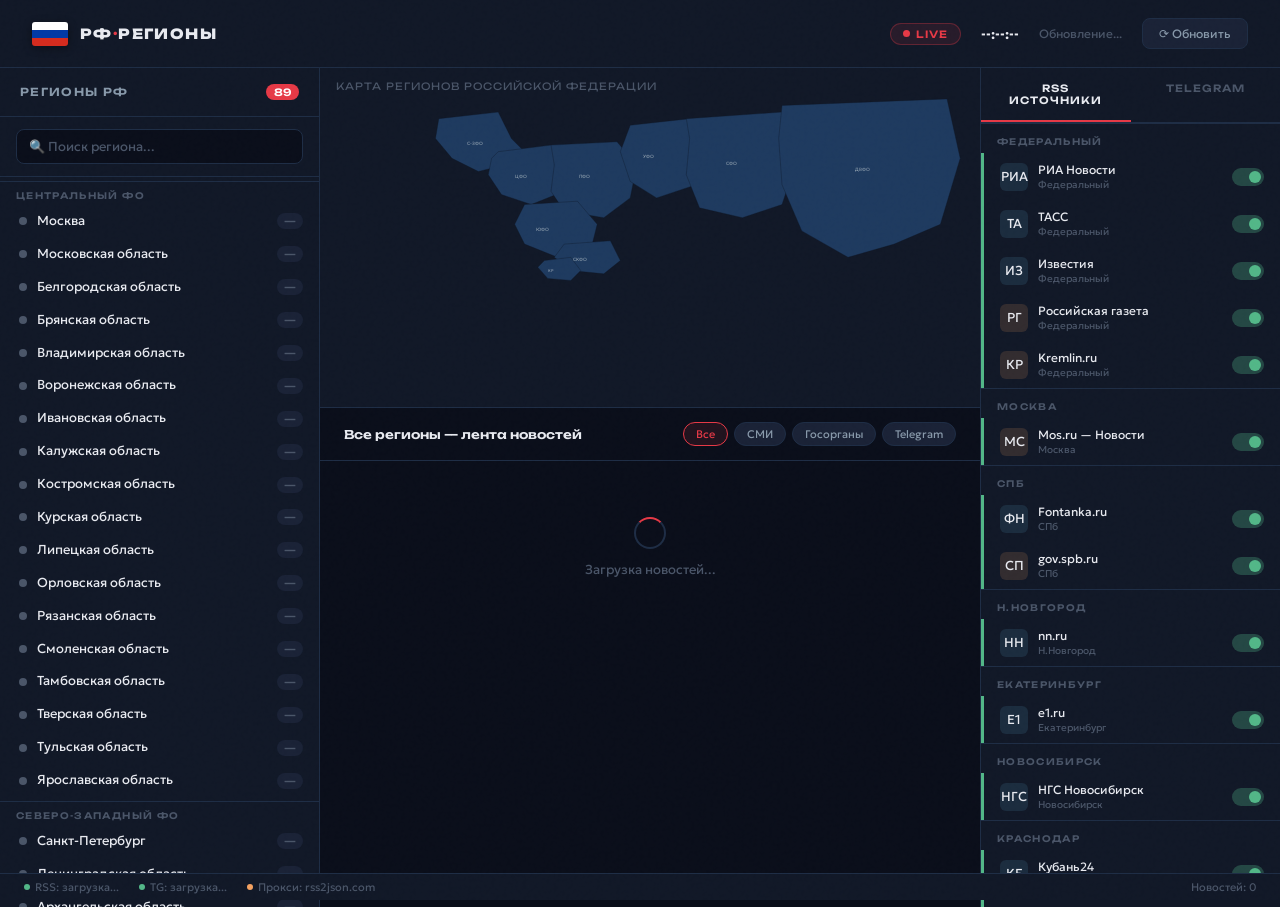
<file: index (1).html>
<!DOCTYPE html>
<html lang="ru">
<head>
<meta charset="UTF-8">
<meta name="viewport" content="width=device-width, initial-scale=1.0">
<title>РФ Регионы — Новостной дашборд</title>
<link rel="preconnect" href="https://fonts.googleapis.com">
<link href="https://fonts.googleapis.com/css2?family=Unbounded:wght@400;600;800&family=Geologica:wght@300;400;500&display=swap" rel="stylesheet">
<style>
  :root {
    --bg: #0a0e1a;
    --surface: #111827;
    --surface2: #1a2236;
    --border: #1e2d45;
    --accent: #e63946;
    --accent2: #457b9d;
    --gold: #f4a261;
    --text: #e8eaf0;
    --text-dim: #8899aa;
    --text-muted: #4a5568;
    --success: #52b788;
    --map-fill: #1e3a5f;
    --map-hover: #2d5a8e;
    --map-active: #e63946;
    --glow: rgba(230,57,70,0.15);
  }

  * { margin: 0; padding: 0; box-sizing: border-box; }

  body {
    font-family: 'Geologica', sans-serif;
    background: var(--bg);
    color: var(--text);
    min-height: 100vh;
    overflow-x: hidden;
  }

  /* Grain overlay */
  body::before {
    content: '';
    position: fixed;
    inset: 0;
    background-image: url("data:image/svg+xml,%3Csvg viewBox='0 0 256 256' xmlns='http://www.w3.org/2000/svg'%3E%3Cfilter id='noise'%3E%3CfeTurbulence type='fractalNoise' baseFrequency='0.9' numOctaves='4' stitchTiles='stitch'/%3E%3C/filter%3E%3Crect width='100%25' height='100%25' filter='url(%23noise)' opacity='0.04'/%3E%3C/svg%3E");
    pointer-events: none;
    z-index: 9999;
    opacity: 0.4;
  }

  /* ── HEADER ── */
  header {
    display: flex;
    align-items: center;
    justify-content: space-between;
    padding: 18px 32px;
    background: var(--surface);
    border-bottom: 1px solid var(--border);
    position: sticky;
    top: 0;
    z-index: 100;
    backdrop-filter: blur(12px);
  }

  .logo {
    display: flex;
    align-items: center;
    gap: 12px;
  }

  .logo-flag {
    width: 36px;
    height: 24px;
    display: flex;
    flex-direction: column;
    border-radius: 3px;
    overflow: hidden;
    box-shadow: 0 2px 8px rgba(0,0,0,0.4);
  }
  .logo-flag span { flex: 1; }
  .logo-flag span:nth-child(1) { background: #fff; }
  .logo-flag span:nth-child(2) { background: #0039a6; }
  .logo-flag span:nth-child(3) { background: #d52b1e; }

  .logo-text {
    font-family: 'Unbounded', sans-serif;
    font-size: 14px;
    font-weight: 800;
    letter-spacing: 0.1em;
    color: var(--text);
  }
  .logo-text span { color: var(--accent); }

  .header-meta {
    display: flex;
    align-items: center;
    gap: 20px;
    font-size: 12px;
    color: var(--text-dim);
  }

  .live-badge {
    display: flex;
    align-items: center;
    gap: 6px;
    background: rgba(230,57,70,0.1);
    border: 1px solid rgba(230,57,70,0.3);
    border-radius: 20px;
    padding: 4px 12px;
    font-family: 'Unbounded', sans-serif;
    font-size: 10px;
    font-weight: 600;
    color: var(--accent);
    letter-spacing: 0.1em;
  }

  .live-dot {
    width: 7px;
    height: 7px;
    background: var(--accent);
    border-radius: 50%;
    animation: pulse 1.5s infinite;
  }

  @keyframes pulse {
    0%, 100% { opacity: 1; transform: scale(1); }
    50% { opacity: 0.5; transform: scale(0.8); }
  }

  #clock {
    font-family: 'Unbounded', sans-serif;
    font-size: 13px;
    font-weight: 600;
    color: var(--text);
  }

  .refresh-btn {
    background: var(--surface2);
    border: 1px solid var(--border);
    border-radius: 8px;
    padding: 7px 16px;
    color: var(--text-dim);
    font-family: 'Geologica', sans-serif;
    font-size: 12px;
    cursor: pointer;
    transition: all 0.2s;
  }
  .refresh-btn:hover { border-color: var(--accent2); color: var(--text); }

  /* ── LAYOUT ── */
  .layout {
    display: grid;
    grid-template-columns: 320px 1fr 300px;
    grid-template-rows: auto 1fr;
    height: calc(100vh - 61px);
    gap: 0;
  }

  /* ── LEFT SIDEBAR: Regions list ── */
  .sidebar-left {
    background: var(--surface);
    border-right: 1px solid var(--border);
    display: flex;
    flex-direction: column;
    overflow: hidden;
  }

  .sidebar-header {
    padding: 16px 20px;
    border-bottom: 1px solid var(--border);
    display: flex;
    align-items: center;
    justify-content: space-between;
  }

  .sidebar-title {
    font-family: 'Unbounded', sans-serif;
    font-size: 11px;
    font-weight: 600;
    letter-spacing: 0.12em;
    color: var(--text-dim);
    text-transform: uppercase;
  }

  .region-count {
    background: var(--accent);
    color: #fff;
    font-family: 'Unbounded', sans-serif;
    font-size: 10px;
    font-weight: 600;
    border-radius: 10px;
    padding: 2px 8px;
  }

  .search-box {
    padding: 12px 16px;
    border-bottom: 1px solid var(--border);
  }

  .search-box input {
    width: 100%;
    background: var(--bg);
    border: 1px solid var(--border);
    border-radius: 8px;
    padding: 8px 12px;
    color: var(--text);
    font-family: 'Geologica', sans-serif;
    font-size: 13px;
    outline: none;
    transition: border-color 0.2s;
  }
  .search-box input:focus { border-color: var(--accent2); }
  .search-box input::placeholder { color: var(--text-muted); }

  .regions-list {
    overflow-y: auto;
    flex: 1;
    scrollbar-width: thin;
    scrollbar-color: var(--border) transparent;
  }

  .federal-district {
    padding: 8px 16px 4px;
    font-family: 'Unbounded', sans-serif;
    font-size: 9px;
    font-weight: 600;
    letter-spacing: 0.15em;
    color: var(--text-muted);
    text-transform: uppercase;
    border-top: 1px solid var(--border);
    margin-top: 4px;
  }

  .region-item {
    display: flex;
    align-items: center;
    padding: 8px 16px;
    cursor: pointer;
    transition: all 0.15s;
    gap: 10px;
    border-left: 3px solid transparent;
  }

  .region-item:hover {
    background: var(--surface2);
    border-left-color: var(--accent2);
  }

  .region-item.active {
    background: rgba(230,57,70,0.08);
    border-left-color: var(--accent);
  }

  .region-indicator {
    width: 8px;
    height: 8px;
    border-radius: 50%;
    flex-shrink: 0;
    background: var(--text-muted);
  }

  .region-item.has-news .region-indicator {
    background: var(--success);
    box-shadow: 0 0 6px rgba(82,183,136,0.5);
  }

  .region-name {
    font-size: 13px;
    font-weight: 400;
    flex: 1;
    color: var(--text);
    line-height: 1.3;
  }

  .region-news-count {
    font-family: 'Unbounded', sans-serif;
    font-size: 10px;
    font-weight: 600;
    color: var(--text-muted);
    background: var(--surface2);
    border-radius: 8px;
    padding: 2px 7px;
    min-width: 24px;
    text-align: center;
  }

  .region-item.has-news .region-news-count {
    background: rgba(82,183,136,0.12);
    color: var(--success);
  }

  /* ── CENTER: Map + News Feed ── */
  .center-panel {
    display: flex;
    flex-direction: column;
    overflow: hidden;
    background: var(--bg);
  }

  .map-container {
    background: var(--surface);
    border-bottom: 1px solid var(--border);
    position: relative;
    overflow: hidden;
    height: 340px;
    flex-shrink: 0;
  }

  .map-container svg {
    width: 100%;
    height: 100%;
  }

  .map-overlay-text {
    position: absolute;
    top: 12px;
    left: 16px;
    font-family: 'Unbounded', sans-serif;
    font-size: 10px;
    color: var(--text-muted);
    letter-spacing: 0.1em;
  }

  .news-feed-area {
    flex: 1;
    overflow-y: auto;
    scrollbar-width: thin;
    scrollbar-color: var(--border) transparent;
  }

  .feed-header {
    display: flex;
    align-items: center;
    justify-content: space-between;
    padding: 14px 24px;
    border-bottom: 1px solid var(--border);
    position: sticky;
    top: 0;
    background: var(--bg);
    z-index: 10;
  }

  .feed-title {
    font-family: 'Unbounded', sans-serif;
    font-size: 12px;
    font-weight: 600;
    color: var(--text);
  }

  .feed-filter {
    display: flex;
    gap: 6px;
  }

  .filter-btn {
    background: var(--surface2);
    border: 1px solid var(--border);
    border-radius: 20px;
    padding: 4px 12px;
    font-family: 'Geologica', sans-serif;
    font-size: 11px;
    color: var(--text-dim);
    cursor: pointer;
    transition: all 0.2s;
  }

  .filter-btn.active, .filter-btn:hover {
    background: rgba(230,57,70,0.1);
    border-color: var(--accent);
    color: var(--accent);
  }

  /* ── NEWS CARDS ── */
  .news-cards {
    padding: 16px 24px;
    display: flex;
    flex-direction: column;
    gap: 10px;
  }

  .news-card {
    background: var(--surface);
    border: 1px solid var(--border);
    border-radius: 10px;
    padding: 14px 16px;
    cursor: pointer;
    transition: all 0.2s;
    position: relative;
    overflow: hidden;
  }

  .news-card::before {
    content: '';
    position: absolute;
    left: 0; top: 0; bottom: 0;
    width: 3px;
    background: var(--accent2);
    opacity: 0;
    transition: opacity 0.2s;
  }

  .news-card:hover {
    border-color: var(--accent2);
    background: var(--surface2);
    transform: translateX(2px);
  }

  .news-card:hover::before { opacity: 1; }

  .news-card.gov::before { background: var(--gold); }
  .news-card.gov:hover { border-color: var(--gold); }

  .news-card.tg::before { background: #2aabee; }
  .news-card.tg:hover { border-color: #2aabee; }

  .card-meta {
    display: flex;
    align-items: center;
    gap: 8px;
    margin-bottom: 7px;
  }

  .source-badge {
    font-family: 'Unbounded', sans-serif;
    font-size: 9px;
    font-weight: 600;
    letter-spacing: 0.08em;
    padding: 2px 8px;
    border-radius: 4px;
    text-transform: uppercase;
  }

  .source-badge.media { background: rgba(69,123,157,0.2); color: var(--accent2); }
  .source-badge.gov { background: rgba(244,162,97,0.15); color: var(--gold); }
  .source-badge.tg { background: rgba(42,171,238,0.15); color: #2aabee; }

  .card-region {
    font-size: 11px;
    color: var(--text-muted);
  }

  .card-time {
    margin-left: auto;
    font-size: 11px;
    color: var(--text-muted);
    font-family: 'Unbounded', sans-serif;
  }

  .card-title {
    font-size: 14px;
    font-weight: 500;
    color: var(--text);
    line-height: 1.45;
    margin-bottom: 6px;
  }

  .card-source-name {
    font-size: 11px;
    color: var(--text-muted);
  }

  .loading-state {
    padding: 40px 24px;
    text-align: center;
    color: var(--text-muted);
  }

  .spinner {
    width: 32px;
    height: 32px;
    border: 2px solid var(--border);
    border-top-color: var(--accent);
    border-radius: 50%;
    animation: spin 0.8s linear infinite;
    margin: 0 auto 12px;
  }

  @keyframes spin { to { transform: rotate(360deg); } }

  .loading-text {
    font-size: 13px;
    font-family: 'Geologica', sans-serif;
  }

  /* ── RIGHT SIDEBAR: RSS Sources + TG ── */
  .sidebar-right {
    background: var(--surface);
    border-left: 1px solid var(--border);
    display: flex;
    flex-direction: column;
    overflow: hidden;
  }

  .tabs {
    display: flex;
    border-bottom: 1px solid var(--border);
  }

  .tab {
    flex: 1;
    padding: 14px;
    font-family: 'Unbounded', sans-serif;
    font-size: 10px;
    font-weight: 600;
    letter-spacing: 0.1em;
    text-align: center;
    cursor: pointer;
    color: var(--text-muted);
    border-bottom: 2px solid transparent;
    transition: all 0.2s;
  }

  .tab.active {
    color: var(--text);
    border-bottom-color: var(--accent);
  }

  .tab-content {
    display: none;
    flex: 1;
    overflow-y: auto;
    scrollbar-width: thin;
    scrollbar-color: var(--border) transparent;
  }

  .tab-content.active { display: block; }

  /* Sources list */
  .source-category {
    padding: 12px 16px 6px;
    font-family: 'Unbounded', sans-serif;
    font-size: 9px;
    font-weight: 600;
    letter-spacing: 0.15em;
    color: var(--text-muted);
    text-transform: uppercase;
    border-top: 1px solid var(--border);
  }

  .source-item {
    display: flex;
    align-items: center;
    padding: 9px 16px;
    gap: 10px;
    cursor: pointer;
    transition: background 0.15s;
    border-left: 3px solid transparent;
  }

  .source-item:hover {
    background: var(--surface2);
  }

  .source-item.enabled {
    border-left-color: var(--success);
  }

  .source-icon {
    width: 28px;
    height: 28px;
    border-radius: 6px;
    display: flex;
    align-items: center;
    justify-content: center;
    font-size: 13px;
    flex-shrink: 0;
  }

  .source-icon.media { background: rgba(69,123,157,0.2); }
  .source-icon.gov { background: rgba(244,162,97,0.15); }
  .source-icon.tg { background: rgba(42,171,238,0.12); }

  .source-info { flex: 1; min-width: 0; }

  .source-item-name {
    font-size: 12px;
    color: var(--text);
    white-space: nowrap;
    overflow: hidden;
    text-overflow: ellipsis;
  }

  .source-item-region {
    font-size: 10px;
    color: var(--text-muted);
    margin-top: 1px;
  }

  .toggle {
    width: 32px;
    height: 18px;
    background: var(--border);
    border-radius: 9px;
    position: relative;
    cursor: pointer;
    flex-shrink: 0;
    transition: background 0.2s;
  }

  .toggle::after {
    content: '';
    position: absolute;
    width: 12px;
    height: 12px;
    background: var(--text-muted);
    border-radius: 50%;
    top: 3px;
    left: 3px;
    transition: all 0.2s;
  }

  .toggle.on {
    background: rgba(82,183,136,0.3);
  }

  .toggle.on::after {
    background: var(--success);
    transform: translateX(14px);
  }

  /* TG Feed */
  .tg-item {
    padding: 14px 16px;
    border-bottom: 1px solid var(--border);
    cursor: pointer;
    transition: background 0.15s;
  }

  .tg-item:hover { background: var(--surface2); }

  .tg-channel {
    display: flex;
    align-items: center;
    gap: 8px;
    margin-bottom: 6px;
  }

  .tg-avatar {
    width: 26px;
    height: 26px;
    border-radius: 50%;
    background: linear-gradient(135deg, #2aabee, #007ab8);
    display: flex;
    align-items: center;
    justify-content: center;
    font-size: 11px;
    font-weight: 600;
    color: #fff;
    flex-shrink: 0;
    font-family: 'Unbounded', sans-serif;
  }

  .tg-channel-name {
    font-size: 12px;
    font-weight: 500;
    color: #2aabee;
    flex: 1;
  }

  .tg-time {
    font-size: 10px;
    color: var(--text-muted);
  }

  .tg-text {
    font-size: 12px;
    color: var(--text-dim);
    line-height: 1.5;
    display: -webkit-box;
    -webkit-line-clamp: 3;
    -webkit-box-orient: vertical;
    overflow: hidden;
  }

  /* ── REGION DETAIL MODAL ── */
  .modal-overlay {
    position: fixed;
    inset: 0;
    background: rgba(0,0,0,0.7);
    backdrop-filter: blur(6px);
    z-index: 500;
    display: none;
    align-items: center;
    justify-content: center;
  }

  .modal-overlay.show { display: flex; }

  .modal {
    background: var(--surface);
    border: 1px solid var(--border);
    border-radius: 16px;
    width: 720px;
    max-width: 90vw;
    max-height: 80vh;
    overflow: hidden;
    display: flex;
    flex-direction: column;
    animation: slideUp 0.3s ease;
  }

  @keyframes slideUp {
    from { transform: translateY(20px); opacity: 0; }
    to { transform: translateY(0); opacity: 1; }
  }

  .modal-header {
    display: flex;
    align-items: center;
    justify-content: space-between;
    padding: 20px 24px;
    border-bottom: 1px solid var(--border);
  }

  .modal-region-name {
    font-family: 'Unbounded', sans-serif;
    font-size: 18px;
    font-weight: 700;
  }

  .modal-close {
    width: 32px;
    height: 32px;
    background: var(--surface2);
    border: 1px solid var(--border);
    border-radius: 8px;
    cursor: pointer;
    display: flex;
    align-items: center;
    justify-content: center;
    color: var(--text-dim);
    font-size: 18px;
    transition: all 0.2s;
  }

  .modal-close:hover { background: var(--accent); color: #fff; }

  .modal-body {
    padding: 24px;
    overflow-y: auto;
    flex: 1;
  }

  .modal-news-list {
    display: flex;
    flex-direction: column;
    gap: 12px;
  }

  .modal-news-item {
    background: var(--surface2);
    border: 1px solid var(--border);
    border-radius: 8px;
    padding: 14px;
    text-decoration: none;
    display: block;
    transition: border-color 0.2s;
  }

  .modal-news-item:hover {
    border-color: var(--accent2);
  }

  .modal-news-title {
    font-size: 14px;
    color: var(--text);
    font-weight: 500;
    margin-bottom: 6px;
    line-height: 1.45;
  }

  .modal-news-meta {
    font-size: 11px;
    color: var(--text-muted);
    display: flex;
    gap: 12px;
  }

  /* ── STATUS BAR ── */
  .status-bar {
    position: fixed;
    bottom: 0;
    left: 0;
    right: 0;
    background: var(--surface);
    border-top: 1px solid var(--border);
    padding: 6px 24px;
    display: flex;
    align-items: center;
    gap: 20px;
    font-size: 11px;
    color: var(--text-muted);
    z-index: 200;
  }

  .status-item {
    display: flex;
    align-items: center;
    gap: 5px;
  }

  .status-dot {
    width: 6px;
    height: 6px;
    border-radius: 50%;
  }

  .status-dot.ok { background: var(--success); }
  .status-dot.warn { background: var(--gold); }
  .status-dot.err { background: var(--accent); }

  /* Scrollbar */
  ::-webkit-scrollbar { width: 5px; }
  ::-webkit-scrollbar-track { background: transparent; }
  ::-webkit-scrollbar-thumb { background: var(--border); border-radius: 3px; }
  ::-webkit-scrollbar-thumb:hover { background: var(--text-muted); }

  /* ── MAP SVG styles ── */
  .rf-map path, .rf-map rect, .rf-map polygon {
    fill: var(--map-fill);
    stroke: #0d1626;
    stroke-width: 0.5;
    transition: fill 0.2s;
    cursor: pointer;
  }

  .rf-map path:hover, .rf-map rect:hover, .rf-map polygon:hover {
    fill: var(--map-hover);
  }

  .rf-map path.active, .rf-map rect.active, .rf-map polygon.active {
    fill: var(--map-active);
    filter: drop-shadow(0 0 6px rgba(230,57,70,0.5));
  }

  /* ── ERROR / EMPTY ── */
  .empty-state {
    padding: 32px;
    text-align: center;
    color: var(--text-muted);
    font-size: 13px;
    line-height: 1.6;
  }

  .empty-state h3 {
    font-family: 'Unbounded', sans-serif;
    font-size: 14px;
    color: var(--text-dim);
    margin-bottom: 8px;
  }

  /* ── Fade in animation ── */
  .news-card {
    animation: fadeIn 0.3s ease both;
  }

  @keyframes fadeIn {
    from { opacity: 0; transform: translateY(4px); }
    to { opacity: 1; transform: translateY(0); }
  }

  /* Staggered cards */
  .news-card:nth-child(1) { animation-delay: 0.05s; }
  .news-card:nth-child(2) { animation-delay: 0.10s; }
  .news-card:nth-child(3) { animation-delay: 0.15s; }
  .news-card:nth-child(4) { animation-delay: 0.20s; }
  .news-card:nth-child(5) { animation-delay: 0.25s; }
  .news-card:nth-child(n+6) { animation-delay: 0.30s; }

  @media (max-width: 1200px) {
    .layout { grid-template-columns: 260px 1fr 260px; }
  }

  @media (max-width: 900px) {
    .layout { grid-template-columns: 1fr; grid-template-rows: auto; height: auto; }
    .sidebar-left { height: 200px; }
    .sidebar-right { height: 300px; }
    .map-container { height: 220px; }
  }
</style>
</head>
<body>

<!-- HEADER -->
<header>
  <div class="logo">
    <div class="logo-flag">
      <span></span><span></span><span></span>
    </div>
    <div class="logo-text">РФ<span>·</span>РЕГИОНЫ</div>
  </div>
  <div class="header-meta">
    <div class="live-badge"><div class="live-dot"></div>LIVE</div>
    <div id="clock">--:--:--</div>
    <span id="update-time" style="color:var(--text-muted)">Обновление...</span>
    <button class="refresh-btn" onclick="refreshAll()">⟳ Обновить</button>
  </div>
</header>

<!-- MAIN LAYOUT -->
<div class="layout">

  <!-- LEFT: REGIONS LIST -->
  <aside class="sidebar-left">
    <div class="sidebar-header">
      <span class="sidebar-title">Регионы РФ</span>
      <span class="region-count" id="region-count">89</span>
    </div>
    <div class="search-box">
      <input type="text" id="region-search" placeholder="🔍 Поиск региона..." oninput="filterRegions(this.value)">
    </div>
    <div class="regions-list" id="regions-list"></div>
  </aside>

  <!-- CENTER -->
  <main class="center-panel">
    <!-- MAP -->
    <div class="map-container">
      <div class="map-overlay-text">КАРТА РЕГИОНОВ РОССИЙСКОЙ ФЕДЕРАЦИИ</div>
      <svg viewBox="0 0 1000 480" xmlns="http://www.w3.org/2000/svg" class="rf-map" id="rf-map">
        <!-- Simplified schematic map of RF federal districts as clickable regions -->
        <!-- Северо-Западный ФО -->
        <path id="map-SZFO" data-district="SZFO" d="M 180 60 L 270 50 L 290 90 L 310 110 L 280 130 L 240 140 L 200 120 L 175 90 Z" title="Северо-Западный ФО"/>
        <!-- Центральный ФО -->
        <path id="map-CZFO" data-district="CZFO" d="M 270 110 L 350 100 L 380 130 L 370 170 L 320 190 L 275 175 L 255 145 L 260 120 Z" title="Центральный ФО"/>
        <!-- Приволжский ФО -->
        <path id="map-PZFO" data-district="PZFO" d="M 350 100 L 450 95 L 480 130 L 470 180 L 430 210 L 370 200 L 350 170 L 355 130 Z" title="Приволжский ФО"/>
        <!-- Южный ФО -->
        <path id="map-UZFO" data-district="UZFO" d="M 310 190 L 390 185 L 420 220 L 410 260 L 360 270 L 310 250 L 295 220 Z" title="Южный ФО"/>
        <!-- Северо-Кавказский ФО -->
        <path id="map-SKFO" data-district="SKFO" d="M 370 250 L 440 245 L 455 275 L 430 295 L 380 290 L 355 270 Z" title="Северо-Кавказский ФО"/>
        <!-- Уральский ФО -->
        <path id="map-URFO" data-district="URFO" d="M 470 70 L 560 60 L 580 110 L 570 160 L 510 180 L 470 155 L 455 110 Z" title="Уральский ФО"/>
        <!-- Сибирский ФО -->
        <path id="map-SIFO" data-district="SIFO" d="M 555 60 L 700 50 L 720 130 L 700 190 L 640 210 L 575 195 L 555 145 L 560 90 Z" title="Сибирский ФО"/>
        <!-- Дальневосточный ФО -->
        <path id="map-DVFO" data-district="DVFO" d="M 700 40 L 950 30 L 970 120 L 940 220 L 870 250 L 800 270 L 730 230 L 700 160 L 695 90 Z" title="Дальневосточный ФО"/>
        <!-- Крым (отдельно) -->
        <path id="map-KRY" data-district="KRY" d="M 340 275 L 380 270 L 395 290 L 380 305 L 345 302 L 330 285 Z" title="Крымский ФО"/>
        <!-- Labels -->
        <text x="222" y="100" font-family="Geologica" font-size="7" fill="#8899aa" pointer-events="none">С-ЗФО</text>
        <text x="295" y="150" font-family="Geologica" font-size="7" fill="#8899aa" pointer-events="none">ЦФО</text>
        <text x="392" y="150" font-family="Geologica" font-size="7" fill="#8899aa" pointer-events="none">ПФО</text>
        <text x="328" y="230" font-family="Geologica" font-size="7" fill="#8899aa" pointer-events="none">ЮФО</text>
        <text x="383" y="275" font-family="Geologica" font-size="7" fill="#8899aa" pointer-events="none">СКФО</text>
        <text x="490" y="120" font-family="Geologica" font-size="7" fill="#8899aa" pointer-events="none">УФО</text>
        <text x="615" y="130" font-family="Geologica" font-size="7" fill="#8899aa" pointer-events="none">СФО</text>
        <text x="810" y="140" font-family="Geologica" font-size="7" fill="#8899aa" pointer-events="none">ДВФО</text>
        <text x="346" y="292" font-family="Geologica" font-size="6" fill="#8899aa" pointer-events="none">КР</text>
      </svg>
    </div>

    <!-- FEED HEADER -->
    <div class="feed-header">
      <div class="feed-title" id="feed-title">Все регионы — лента новостей</div>
      <div class="feed-filter">
        <button class="filter-btn active" onclick="setFilter('all', this)">Все</button>
        <button class="filter-btn" onclick="setFilter('media', this)">СМИ</button>
        <button class="filter-btn" onclick="setFilter('gov', this)">Госорганы</button>
        <button class="filter-btn" onclick="setFilter('tg', this)">Telegram</button>
      </div>
    </div>

    <!-- NEWS CARDS -->
    <div class="news-feed-area">
      <div class="news-cards" id="news-cards">
        <div class="loading-state">
          <div class="spinner"></div>
          <div class="loading-text">Загрузка новостей...</div>
        </div>
      </div>
    </div>
  </main>

  <!-- RIGHT: SOURCES + TG -->
  <aside class="sidebar-right">
    <div class="tabs">
      <div class="tab active" onclick="switchTab('sources', this)">RSS ИСТОЧНИКИ</div>
      <div class="tab" onclick="switchTab('telegram', this)">TELEGRAM</div>
    </div>

    <!-- SOURCES TAB -->
    <div class="tab-content active" id="tab-sources">
      <div id="sources-list"></div>
    </div>

    <!-- TELEGRAM TAB -->
    <div class="tab-content" id="tab-telegram">
      <div id="tg-feed"></div>
    </div>
  </aside>
</div>

<!-- REGION MODAL -->
<div class="modal-overlay" id="modal-overlay" onclick="closeModal(event)">
  <div class="modal">
    <div class="modal-header">
      <div>
        <div class="modal-region-name" id="modal-region-name">Регион</div>
        <div style="font-size:12px; color:var(--text-muted); margin-top:4px" id="modal-region-district"></div>
      </div>
      <button class="modal-close" onclick="closeModal(true)">×</button>
    </div>
    <div class="modal-body">
      <div class="modal-news-list" id="modal-news-list">
        <div class="loading-state"><div class="spinner"></div><div class="loading-text">Загрузка...</div></div>
      </div>
    </div>
  </div>
</div>

<!-- STATUS BAR -->
<div class="status-bar">
  <div class="status-item"><div class="status-dot ok"></div><span id="status-rss">RSS: загрузка...</span></div>
  <div class="status-item"><div class="status-dot ok"></div><span id="status-tg">TG: загрузка...</span></div>
  <div class="status-item"><div class="status-dot warn"></div><span>Прокси: rss2json.com</span></div>
  <div class="status-item" style="margin-left:auto;"><span id="status-total">Новостей: 0</span></div>
</div>

<script>
// ═══════════════════════════════════════════════
// DATA: REGIONS
// ═══════════════════════════════════════════════
const FEDERAL_DISTRICTS = {
  CZFO: "Центральный ФО",
  SZFO: "Северо-Западный ФО",
  UZFO: "Южный ФО",
  SKFO: "Северо-Кавказский ФО",
  PZFO: "Приволжский ФО",
  URFO: "Уральский ФО",
  SIFO: "Сибирский ФО",
  DVFO: "Дальневосточный ФО",
  KRY:  "Крымский ФО"
};

const REGIONS = [
  // ЦФО
  { id: "msk", name: "Москва", district: "CZFO" },
  { id: "mo",  name: "Московская область", district: "CZFO" },
  { id: "bel", name: "Белгородская область", district: "CZFO" },
  { id: "bry", name: "Брянская область", district: "CZFO" },
  { id: "vla", name: "Владимирская область", district: "CZFO" },
  { id: "vor", name: "Воронежская область", district: "CZFO" },
  { id: "iva", name: "Ивановская область", district: "CZFO" },
  { id: "kal", name: "Калужская область", district: "CZFO" },
  { id: "kos", name: "Костромская область", district: "CZFO" },
  { id: "kur", name: "Курская область", district: "CZFO" },
  { id: "lip", name: "Липецкая область", district: "CZFO" },
  { id: "orl", name: "Орловская область", district: "CZFO" },
  { id: "rya", name: "Рязанская область", district: "CZFO" },
  { id: "smo", name: "Смоленская область", district: "CZFO" },
  { id: "tam", name: "Тамбовская область", district: "CZFO" },
  { id: "tve", name: "Тверская область", district: "CZFO" },
  { id: "tul", name: "Тульская область", district: "CZFO" },
  { id: "yar", name: "Ярославская область", district: "CZFO" },
  // СЗФО
  { id: "spb", name: "Санкт-Петербург", district: "SZFO" },
  { id: "lo",  name: "Ленинградская область", district: "SZFO" },
  { id: "arc", name: "Архангельская область", district: "SZFO" },
  { id: "nen", name: "Ненецкий АО", district: "SZFO" },
  { id: "vog", name: "Вологодская область", district: "SZFO" },
  { id: "kal2",name: "Калининградская область", district: "SZFO" },
  { id: "kar", name: "Республика Карелия", district: "SZFO" },
  { id: "kom", name: "Республика Коми", district: "SZFO" },
  { id: "mur", name: "Мурманская область", district: "SZFO" },
  { id: "nov", name: "Новгородская область", district: "SZFO" },
  { id: "psk", name: "Псковская область", district: "SZFO" },
  // ЮФО
  { id: "ast", name: "Астраханская область", district: "UZFO" },
  { id: "vol", name: "Волгоградская область", district: "UZFO" },
  { id: "krd", name: "Краснодарский край", district: "UZFO" },
  { id: "ros", name: "Ростовская область", district: "UZFO" },
  { id: "adk", name: "Республика Адыгея", district: "UZFO" },
  { id: "klm", name: "Республика Калмыкия", district: "UZFO" },
  { id: "sev", name: "Севастополь", district: "UZFO" },
  // КРЫ
  { id: "kry", name: "Республика Крым", district: "KRY" },
  // СКФО
  { id: "dag", name: "Республика Дагестан", district: "SKFO" },
  { id: "ing", name: "Республика Ингушетия", district: "SKFO" },
  { id: "kab", name: "Кабардино-Балкарская Респ.", district: "SKFO" },
  { id: "kch", name: "Карачаево-Черкесская Респ.", district: "SKFO" },
  { id: "kbn", name: "Респ. Северная Осетия — Алания", district: "SKFO" },
  { id: "che", name: "Чеченская Республика", district: "SKFO" },
  { id: "stv", name: "Ставропольский край", district: "SKFO" },
  // ПФО
  { id: "nnov",name: "Нижегородская область", district: "PZFO" },
  { id: "bas", name: "Республика Башкортостан", district: "PZFO" },
  { id: "mar", name: "Республика Марий Эл", district: "PZFO" },
  { id: "mor", name: "Республика Мордовия", district: "PZFO" },
  { id: "tat", name: "Республика Татарстан", district: "PZFO" },
  { id: "udr", name: "Удмуртская Республика", district: "PZFO" },
  { id: "chu", name: "Чувашская Республика", district: "PZFO" },
  { id: "per", name: "Пермский край", district: "PZFO" },
  { id: "kir", name: "Кировская область", district: "PZFO" },
  { id: "oren",name: "Оренбургская область", district: "PZFO" },
  { id: "pen", name: "Пензенская область", district: "PZFO" },
  { id: "sam", name: "Самарская область", district: "PZFO" },
  { id: "sar", name: "Саратовская область", district: "PZFO" },
  { id: "ulk", name: "Ульяновская область", district: "PZFO" },
  // УФО
  { id: "ekb", name: "Свердловская область", district: "URFO" },
  { id: "che2",name: "Челябинская область", district: "URFO" },
  { id: "kgn", name: "Курганская область", district: "URFO" },
  { id: "tmn", name: "Тюменская область", district: "URFO" },
  { id: "hmao",name: "Ханты-Мансийский АО", district: "URFO" },
  { id: "ynao",name: "Ямало-Ненецкий АО", district: "URFO" },
  // СФО
  { id: "nvs", name: "Новосибирская область", district: "SIFO" },
  { id: "omsk",name: "Омская область", district: "SIFO" },
  { id: "tom", name: "Томская область", district: "SIFO" },
  { id: "krk", name: "Красноярский край", district: "SIFO" },
  { id: "irkutsk", name: "Иркутская область", district: "SIFO" },
  { id: "keme",name: "Кемеровская область", district: "SIFO" },
  { id: "alt", name: "Алтайский край", district: "SIFO" },
  { id: "altresp", name: "Республика Алтай", district: "SIFO" },
  { id: "tyva",name: "Республика Тыва", district: "SIFO" },
  { id: "hak", name: "Республика Хакасия", district: "SIFO" },
  { id: "zab", name: "Забайкальский край", district: "SIFO" },
  { id: "bur", name: "Республика Бурятия", district: "SIFO" },
  // ДВФО
  { id: "ykt", name: "Республика Саха (Якутия)", district: "DVFO" },
  { id: "kam", name: "Камчатский край", district: "DVFO" },
  { id: "pri", name: "Приморский край", district: "DVFO" },
  { id: "kha", name: "Хабаровский край", district: "DVFO" },
  { id: "amur",name: "Амурская область", district: "DVFO" },
  { id: "mag", name: "Магаданская область", district: "DVFO" },
  { id: "sakh",name: "Сахалинская область", district: "DVFO" },
  { id: "evr", name: "Еврейская АО", district: "DVFO" },
  { id: "chuk",name: "Чукотский АО", district: "DVFO" },
];

// ═══════════════════════════════════════════════
// DATA: RSS SOURCES
// ═══════════════════════════════════════════════
const RSS_SOURCES = [
  // Федеральные
  { id: "ria",    name: "РИА Новости",       region: "Федеральный", type: "media", url: "https://ria.ru/export/rss2/archive/index.xml", icon: "РИА" },
  { id: "tass",   name: "ТАСС",              region: "Федеральный", type: "media", url: "https://tass.ru/rss/v2.xml", icon: "ТА" },
  { id: "izv",    name: "Известия",          region: "Федеральный", type: "media", url: "https://iz.ru/xml/rss/all.xml", icon: "ИЗ" },
  { id: "rg",     name: "Российская газета", region: "Федеральный", type: "gov",   url: "https://rg.ru/xml/index.xml", icon: "РГ" },
  { id: "kremlin",name: "Kremlin.ru",        region: "Федеральный", type: "gov",   url: "http://kremlin.ru/events/president/news/feed", icon: "КР" },
  // Региональные медиа
  { id: "msk_m",  name: "Mos.ru — Новости",  region: "Москва", type: "gov", url: "https://www.mos.ru/rss/", icon: "МС" },
  { id: "spb_m",  name: "Fontanka.ru",       region: "СПб", type: "media", url: "https://www.fontanka.ru/fontanka.rss", icon: "ФН" },
  { id: "spb_g",  name: "gov.spb.ru",        region: "СПб", type: "gov",   url: "https://www.gov.spb.ru/rss/news/", icon: "СП" },
  { id: "nnov_m", name: "nn.ru",             region: "Н.Новгород", type: "media", url: "https://www.nn.ru/rss/news.xml", icon: "НН" },
  { id: "ekb_m",  name: "e1.ru",             region: "Екатеринбург", type: "media", url: "https://www.e1.ru/rss.xml", icon: "Е1" },
  { id: "nvs_m",  name: "НГС Новосибирск",   region: "Новосибирск", type: "media", url: "https://news.ngs.ru/rss/", icon: "НГС" },
  { id: "krd_m",  name: "Кубань24",          region: "Краснодар", type: "media", url: "https://kuban24.tv/feed/", icon: "КБ" },
  { id: "krd_g",  name: "Adm Краснодарского кр.", region: "Краснодар", type: "gov", url: "https://admkrai.krasnodar.ru/rss/", icon: "АД" },
  { id: "ros_m",  name: "161.ru Ростов",     region: "Ростов", type: "media", url: "https://www.161.ru/rss.xml", icon: "РС" },
  { id: "tat_m",  name: "Татар-информ",      region: "Татарстан", type: "media", url: "https://www.tatar-inform.ru/rss/", icon: "ТИ" },
  { id: "tat_g",  name: "President.tatarstan.ru", region: "Татарстан", type: "gov", url: "https://president.tatarstan.ru/rss/", icon: "ТТ" },
  { id: "bas_m",  name: "UfaTime",           region: "Башкортостан", type: "media", url: "https://ufatime.ru/feed/", icon: "УФА" },
  { id: "krk_m",  name: "NGS24 Красноярск",  region: "Красноярск", type: "media", url: "https://news.ngs24.ru/rss/", icon: "НГ" },
  { id: "irk_m",  name: "IrkutskMedia",      region: "Иркутск", type: "media", url: "https://irkutskmedia.ru/rss/news/", icon: "ИМ" },
  { id: "ykt_m",  name: "SakhaMedia",        region: "Якутия", type: "media", url: "https://sakhamedia.ru/rss/news/", icon: "СМ" },
  { id: "kha_m",  name: "Habinfo",           region: "Хабаровск", type: "media", url: "https://habinfo.ru/feed/", icon: "ХБ" },
  { id: "pri_m",  name: "VL.ru",             region: "Приморье", type: "media", url: "https://www.vl.ru/rss.xml", icon: "ВЛ" },
  { id: "dag_m",  name: "Дагестан-медиа",    region: "Дагестан", type: "media", url: "https://dagestan-media.ru/feed/", icon: "ДМ" },
  { id: "che_g",  name: "ChechnyaToday",     region: "Чечня", type: "gov",   url: "https://chechnyatoday.com/rss", icon: "ЧТ" },
  { id: "kam_m",  name: "Vesti Kamchatki",   region: "Камчатка", type: "media", url: "https://vestiregion.ru/feed/", icon: "ВК" },
  { id: "sakh_m", name: "Sakh.com",          region: "Сахалин", type: "media", url: "https://sakh.com/rss/news.rss", icon: "СА" },
];

// ═══════════════════════════════════════════════
// DATA: TELEGRAM CHANNELS
// ═══════════════════════════════════════════════
const TG_CHANNELS = [
  { id: "shot",    name: "SHOT",           username: "shot_shot",    region: "Федеральный", avatar: "SH" },
  { id: "baza",    name: "Baza",           username: "bazabazon",    region: "Федеральный", avatar: "BA" },
  { id: "mash",    name: "Mash",           username: "mashnews",     region: "Федеральный", avatar: "MA" },
  { id: "oze",     name: "Осторожно СМИ",  username: "ostorozhno_media", region: "Федеральный", avatar: "ОС" },
  { id: "112",     name: "112 Экстренные", username: "news112",      region: "Федеральный", avatar: "11" },
  { id: "ria_tg",  name: "РИА Новости",    username: "rian_ru",      region: "Федеральный", avatar: "РИ" },
  { id: "tass_tg", name: "ТАСС",           username: "tass_agency",  region: "Федеральный", avatar: "ТА" },
  { id: "spb_tg",  name: "Петербург Онлайн", username: "piter_online", region: "СПб", avatar: "ПО" },
  { id: "msk_tg",  name: "Москва 24",       username: "m24breaking",   region: "Москва", avatar: "М2" },
  { id: "krd_tg",  name: "Краснодар live",  username: "krasnodarrussia", region: "Краснодар", avatar: "КЛ" },
  { id: "nvs_tg",  name: "Новосибирск live", username: "novosibirsk_ru", region: "Новосибирск", avatar: "НЛ" },
  { id: "ekb_tg",  name: "Е1 Екатеринбург", username: "e1news",        region: "Екатеринбург", avatar: "Е1" },
  { id: "tat_tg",  name: "Казань онлайн",   username: "kazan_life",    region: "Татарстан", avatar: "КО" },
  { id: "ros_tg",  name: "Ростов online",   username: "rostov_main",   region: "Ростов", avatar: "РО" },
  { id: "ykt_tg",  name: "SakhaDay",        username: "sakhaday",      region: "Якутия", avatar: "СД" },
  { id: "pri_tg",  name: "Приморье сегодня", username: "primorye_today",region: "Приморье", avatar: "ПС" },
];

// ═══════════════════════════════════════════════
// STATE
// ═══════════════════════════════════════════════
let allNews = [];
let currentFilter = "all";
let activeRegion = null;
let enabledSources = new Set(RSS_SOURCES.map(s => s.id));

// ═══════════════════════════════════════════════
// INIT
// ═══════════════════════════════════════════════
document.addEventListener("DOMContentLoaded", () => {
  renderRegionsList();
  renderSources();
  renderTgChannels();
  setupMapHandlers();
  startClock();
  loadAllFeeds();
  setInterval(loadAllFeeds, 5 * 60 * 1000); // every 5 min
});

// ═══════════════════════════════════════════════
// CLOCK
// ═══════════════════════════════════════════════
function startClock() {
  const el = document.getElementById("clock");
  function tick() {
    const now = new Date();
    el.textContent = now.toLocaleTimeString("ru-RU", { timeZone: "Europe/Moscow" }) + " МСК";
  }
  tick();
  setInterval(tick, 1000);
}

// ═══════════════════════════════════════════════
// REGIONS LIST
// ═══════════════════════════════════════════════
function renderRegionsList(filter = "") {
  const container = document.getElementById("regions-list");
  container.innerHTML = "";

  let currentDistrict = null;
  const filtered = REGIONS.filter(r =>
    !filter || r.name.toLowerCase().includes(filter.toLowerCase())
  );

  filtered.forEach(region => {
    if (region.district !== currentDistrict) {
      currentDistrict = region.district;
      const header = document.createElement("div");
      header.className = "federal-district";
      header.textContent = FEDERAL_DISTRICTS[currentDistrict];
      container.appendChild(header);
    }

    const newsCount = allNews.filter(n => n.regionId === region.id).length;
    const item = document.createElement("div");
    item.className = `region-item${newsCount > 0 ? " has-news" : ""}${activeRegion === region.id ? " active" : ""}`;
    item.dataset.regionId = region.id;
    item.innerHTML = `
      <div class="region-indicator"></div>
      <div class="region-name">${region.name}</div>
      <div class="region-news-count">${newsCount || "—"}</div>
    `;
    item.onclick = () => selectRegion(region.id);
    container.appendChild(item);
  });
}

function filterRegions(val) {
  renderRegionsList(val);
}

// ═══════════════════════════════════════════════
// MAP HANDLERS
// ═══════════════════════════════════════════════
function setupMapHandlers() {
  const paths = document.querySelectorAll("#rf-map [data-district]");
  paths.forEach(path => {
    path.addEventListener("click", () => {
      const district = path.dataset.district;
      // highlight
      paths.forEach(p => p.classList.remove("active"));
      path.classList.add("active");
      // show district news
      const districtName = FEDERAL_DISTRICTS[district];
      document.getElementById("feed-title").textContent = `${districtName} — лента новостей`;
      renderNewsCards(allNews.filter(n => {
        const region = REGIONS.find(r => r.id === n.regionId);
        return region && region.district === district;
      }));
    });
    path.addEventListener("dblclick", () => {
      // Reset to all
      paths.forEach(p => p.classList.remove("active"));
      document.getElementById("feed-title").textContent = "Все регионы — лента новостей";
      renderNewsCards(allNews);
    });
  });
}

// ═══════════════════════════════════════════════
// SELECT REGION
// ═══════════════════════════════════════════════
function selectRegion(regionId) {
  activeRegion = regionId;
  const region = REGIONS.find(r => r.id === regionId);
  if (!region) return;

  const regionNews = allNews.filter(n => n.regionId === regionId);

  document.getElementById("modal-region-name").textContent = region.name;
  document.getElementById("modal-region-district").textContent = FEDERAL_DISTRICTS[region.district];

  const list = document.getElementById("modal-news-list");
  if (regionNews.length === 0) {
    list.innerHTML = `<div class="empty-state"><h3>Нет свежих новостей</h3><p>Нет данных за последние 24 часа или источники недоступны</p></div>`;
  } else {
    list.innerHTML = regionNews.map(n => `
      <a class="modal-news-item" href="${n.link || '#'}" target="_blank" rel="noopener">
        <div class="modal-news-title">${n.title}</div>
        <div class="modal-news-meta">
          <span>${n.source}</span>
          <span>${formatTime(n.pubDate)}</span>
        </div>
      </a>
    `).join("");
  }

  document.getElementById("modal-overlay").classList.add("show");
  renderRegionsList();
}

function closeModal(force) {
  if (force === true || force.target === document.getElementById("modal-overlay")) {
    document.getElementById("modal-overlay").classList.remove("show");
  }
}

// ═══════════════════════════════════════════════
// RSS LOADING
// ═══════════════════════════════════════════════
const RSS_PROXY = "https://api.rss2json.com/v1/api.json?rss_url=";
const RSS_PROXY2 = "https://api.allorigins.win/get?url=";

async function fetchRSS(source) {
  try {
    const url = `${RSS_PROXY}${encodeURIComponent(source.url)}&count=20`;
    const resp = await fetch(url, { signal: AbortSignal.timeout(8000) });
    if (!resp.ok) throw new Error(`HTTP ${resp.status}`);
    const data = await resp.json();
    if (data.status !== "ok") throw new Error(data.message || "RSS error");

    const now = Date.now();
    const cutoff = now - 24 * 60 * 60 * 1000;

    return (data.items || [])
      .filter(item => {
        const t = new Date(item.pubDate).getTime();
        return t > cutoff && t <= now;
      })
      .map(item => ({
        id: `${source.id}_${item.guid || item.link}`,
        title: stripHtml(item.title || ""),
        link: item.link || "",
        pubDate: item.pubDate,
        source: source.name,
        sourceId: source.id,
        type: source.type,
        regionId: guessRegionFromSource(source),
        region: source.region,
      }));
  } catch (e) {
    console.warn(`[RSS] Failed ${source.name}:`, e.message);
    return [];
  }
}

function guessRegionFromSource(source) {
  const regionMap = {
    "msk_m":  "msk", "kremlin": "msk",
    "spb_m":  "spb", "spb_g":  "spb",
    "nnov_m": "nnov",
    "ekb_m":  "ekb",
    "nvs_m":  "nvs",
    "krd_m":  "krd", "krd_g":  "krd",
    "ros_m":  "ros",
    "tat_m":  "tat", "tat_g":  "tat",
    "bas_m":  "bas",
    "krk_m":  "krk",
    "irk_m":  "irkutsk",
    "ykt_m":  "ykt",
    "kha_m":  "kha",
    "pri_m":  "pri",
    "dag_m":  "dag",
    "che_g":  "che",
    "kam_m":  "kam",
    "sakh_m": "sakh",
  };
  return regionMap[source.id] || null;
}

async function loadAllFeeds() {
  const active = RSS_SOURCES.filter(s => enabledSources.has(s.id));
  document.getElementById("status-rss").textContent = `RSS: загрузка ${active.length} источников...`;
  document.getElementById("news-cards").innerHTML = `<div class="loading-state"><div class="spinner"></div><div class="loading-text">Загрузка новостей из ${active.length} источников...</div></div>`;

  const results = await Promise.allSettled(active.map(s => fetchRSS(s)));

  allNews = [];
  let loaded = 0;
  results.forEach((r, i) => {
    if (r.status === "fulfilled" && r.value.length > 0) {
      allNews.push(...r.value);
      loaded++;
    }
  });

  // Sort by date
  allNews.sort((a, b) => new Date(b.pubDate) - new Date(a.pubDate));

  // Remove dupes
  const seen = new Set();
  allNews = allNews.filter(n => {
    if (seen.has(n.id)) return false;
    seen.add(n.id);
    return true;
  });

  renderNewsCards(allNews);
  renderRegionsList();
  loadTgFeed();

  document.getElementById("status-rss").textContent = `RSS: ${loaded}/${active.length} источников активно`;
  document.getElementById("status-total").textContent = `Новостей: ${allNews.length}`;
  document.getElementById("update-time").textContent = `Обновлено: ${new Date().toLocaleTimeString("ru-RU")}`;
}

// ═══════════════════════════════════════════════
// RENDER NEWS CARDS
// ═══════════════════════════════════════════════
function renderNewsCards(news) {
  const container = document.getElementById("news-cards");

  let filtered = news;
  if (currentFilter !== "all") {
    filtered = news.filter(n => n.type === currentFilter);
  }

  if (filtered.length === 0) {
    container.innerHTML = `<div class="empty-state"><h3>Нет новостей</h3><p>Нет данных за последние 24 часа.<br>Некоторые источники могут быть недоступны из-за ограничений CORS.<br><br>Попробуйте <strong>обновить</strong> или откройте дашборд на сервере.</p></div>`;
    return;
  }

  container.innerHTML = filtered.slice(0, 60).map(n => `
    <div class="news-card ${n.type}" onclick="openNews('${escHtml(n.link)}')">
      <div class="card-meta">
        <span class="source-badge ${n.type}">${typeLabel(n.type)}</span>
        <span class="card-region">${n.region || "Федеральный"}</span>
        <span class="card-time">${formatTime(n.pubDate)}</span>
      </div>
      <div class="card-title">${escHtml(n.title)}</div>
      <div class="card-source-name">${escHtml(n.source)}</div>
    </div>
  `).join("");
}

function setFilter(f, btn) {
  currentFilter = f;
  document.querySelectorAll(".filter-btn").forEach(b => b.classList.remove("active"));
  btn.classList.add("active");
  renderNewsCards(allNews);
}

function openNews(url) {
  if (url && url !== "#") window.open(url, "_blank", "noopener");
}

function typeLabel(t) {
  return { media: "СМИ", gov: "Госорган", tg: "Telegram" }[t] || t;
}

// ═══════════════════════════════════════════════
// RENDER SOURCES
// ═══════════════════════════════════════════════
function renderSources() {
  const container = document.getElementById("sources-list");
  let lastRegion = null;
  container.innerHTML = "";

  RSS_SOURCES.forEach(source => {
    if (source.region !== lastRegion) {
      lastRegion = source.region;
      const cat = document.createElement("div");
      cat.className = "source-category";
      cat.textContent = source.region;
      container.appendChild(cat);
    }

    const item = document.createElement("div");
    item.className = `source-item ${enabledSources.has(source.id) ? "enabled" : ""}`;
    item.innerHTML = `
      <div class="source-icon ${source.type}">${source.icon}</div>
      <div class="source-info">
        <div class="source-item-name">${source.name}</div>
        <div class="source-item-region">${source.region}</div>
      </div>
      <div class="toggle ${enabledSources.has(source.id) ? "on" : ""}" data-source="${source.id}"></div>
    `;

    item.querySelector(".toggle").addEventListener("click", (e) => {
      e.stopPropagation();
      const id = e.target.dataset.source;
      if (enabledSources.has(id)) {
        enabledSources.delete(id);
        e.target.classList.remove("on");
        item.classList.remove("enabled");
      } else {
        enabledSources.add(id);
        e.target.classList.add("on");
        item.classList.add("enabled");
      }
    });

    container.appendChild(item);
  });
}

// ═══════════════════════════════════════════════
// TG FEED (simulated via RSS where available, otherwise demo)
// ═══════════════════════════════════════════════
function loadTgFeed() {
  const container = document.getElementById("tg-feed");
  // Telegram channels don't have public RSS by default.
  // We show channels list with a note, plus demo/simulated recent posts.
  const simulatedPosts = generateSimulatedTgPosts();
  container.innerHTML = simulatedPosts.map(p => `
    <div class="tg-item" onclick="window.open('https://t.me/${p.username}','_blank','noopener')">
      <div class="tg-channel">
        <div class="tg-avatar">${p.avatar}</div>
        <div class="tg-channel-name">@${p.username}</div>
        <div class="tg-time">${p.time}</div>
      </div>
      <div class="tg-text">${p.text}</div>
    </div>
  `).join("");

  document.getElementById("status-tg").textContent = `TG: ${TG_CHANNELS.length} каналов`;
}

function generateSimulatedTgPosts() {
  // Static representative posts for demonstration (actual TG parsing requires backend)
  return TG_CHANNELS.slice(0, 12).map((ch, i) => ({
    ...ch,
    time: `${Math.floor(i / 3) + 1}ч назад`,
    text: `Последние новости от @${ch.username}. Нажмите для перехода в Telegram-канал. RSS-лента Telegram доступна только через специальный прокси-сервис.`
  }));
}

// ═══════════════════════════════════════════════
// TABS
// ═══════════════════════════════════════════════
function switchTab(name, btn) {
  document.querySelectorAll(".tab").forEach(t => t.classList.remove("active"));
  document.querySelectorAll(".tab-content").forEach(t => t.classList.remove("active"));
  btn.classList.add("active");
  document.getElementById(`tab-${name}`).classList.add("active");
}

// ═══════════════════════════════════════════════
// REFRESH
// ═══════════════════════════════════════════════
function refreshAll() {
  allNews = [];
  document.getElementById("news-cards").innerHTML = `<div class="loading-state"><div class="spinner"></div><div class="loading-text">Обновление...</div></div>`;
  loadAllFeeds();
}

// ═══════════════════════════════════════════════
// UTILS
// ═══════════════════════════════════════════════
function stripHtml(str) {
  return str.replace(/<[^>]+>/g, "").replace(/&amp;/g,"&").replace(/&lt;/g,"<").replace(/&gt;/g,">").replace(/&quot;/g,'"').replace(/&#39;/g,"'").trim();
}

function escHtml(str = "") {
  return str.replace(/&/g,"&amp;").replace(/</g,"&lt;").replace(/>/g,"&gt;").replace(/"/g,"&quot;");
}

function formatTime(dateStr) {
  if (!dateStr) return "—";
  const d = new Date(dateStr);
  if (isNaN(d)) return "—";
  const now = new Date();
  const diff = (now - d) / 1000;
  if (diff < 60) return `${Math.floor(diff)}с`;
  if (diff < 3600) return `${Math.floor(diff/60)}м`;
  if (diff < 86400) return `${Math.floor(diff/3600)}ч`;
  return d.toLocaleDateString("ru-RU", { day:"2-digit", month:"2-digit" });
}
</script>
</body>
</html>
</file>
